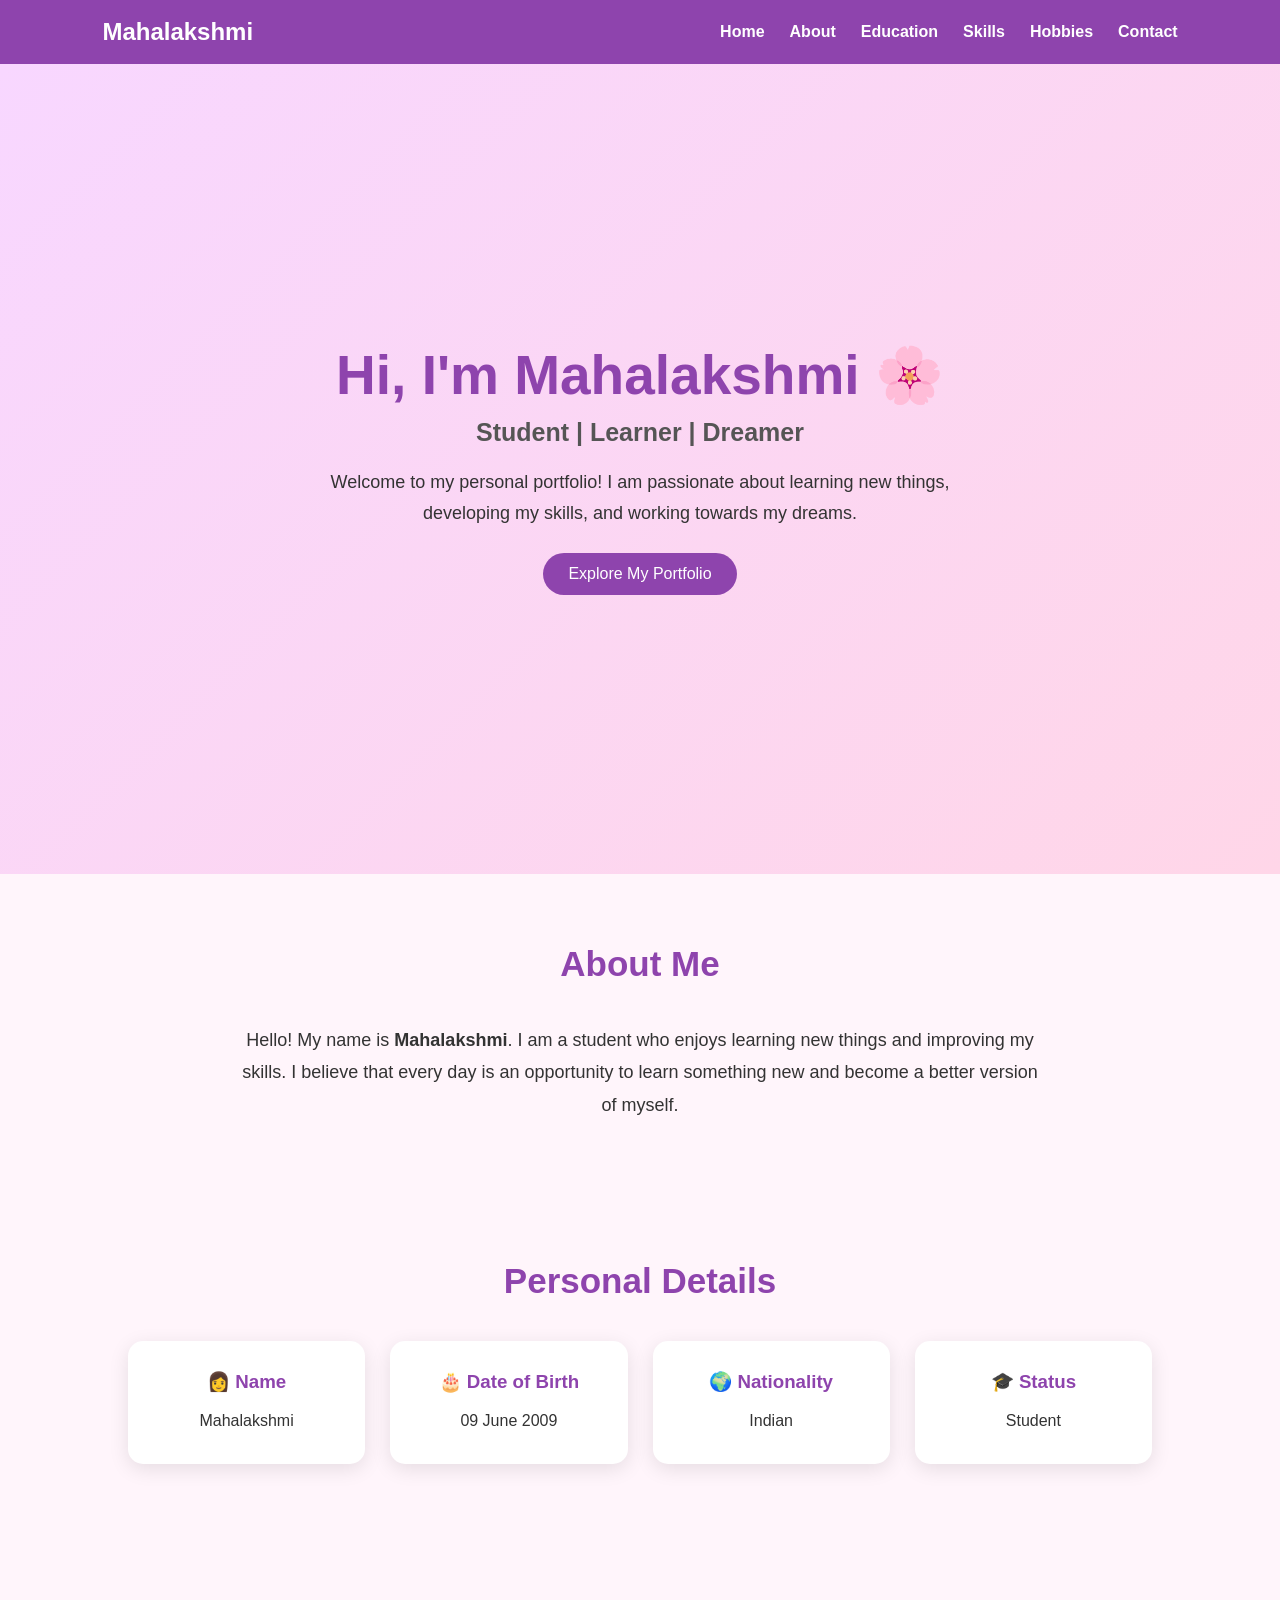
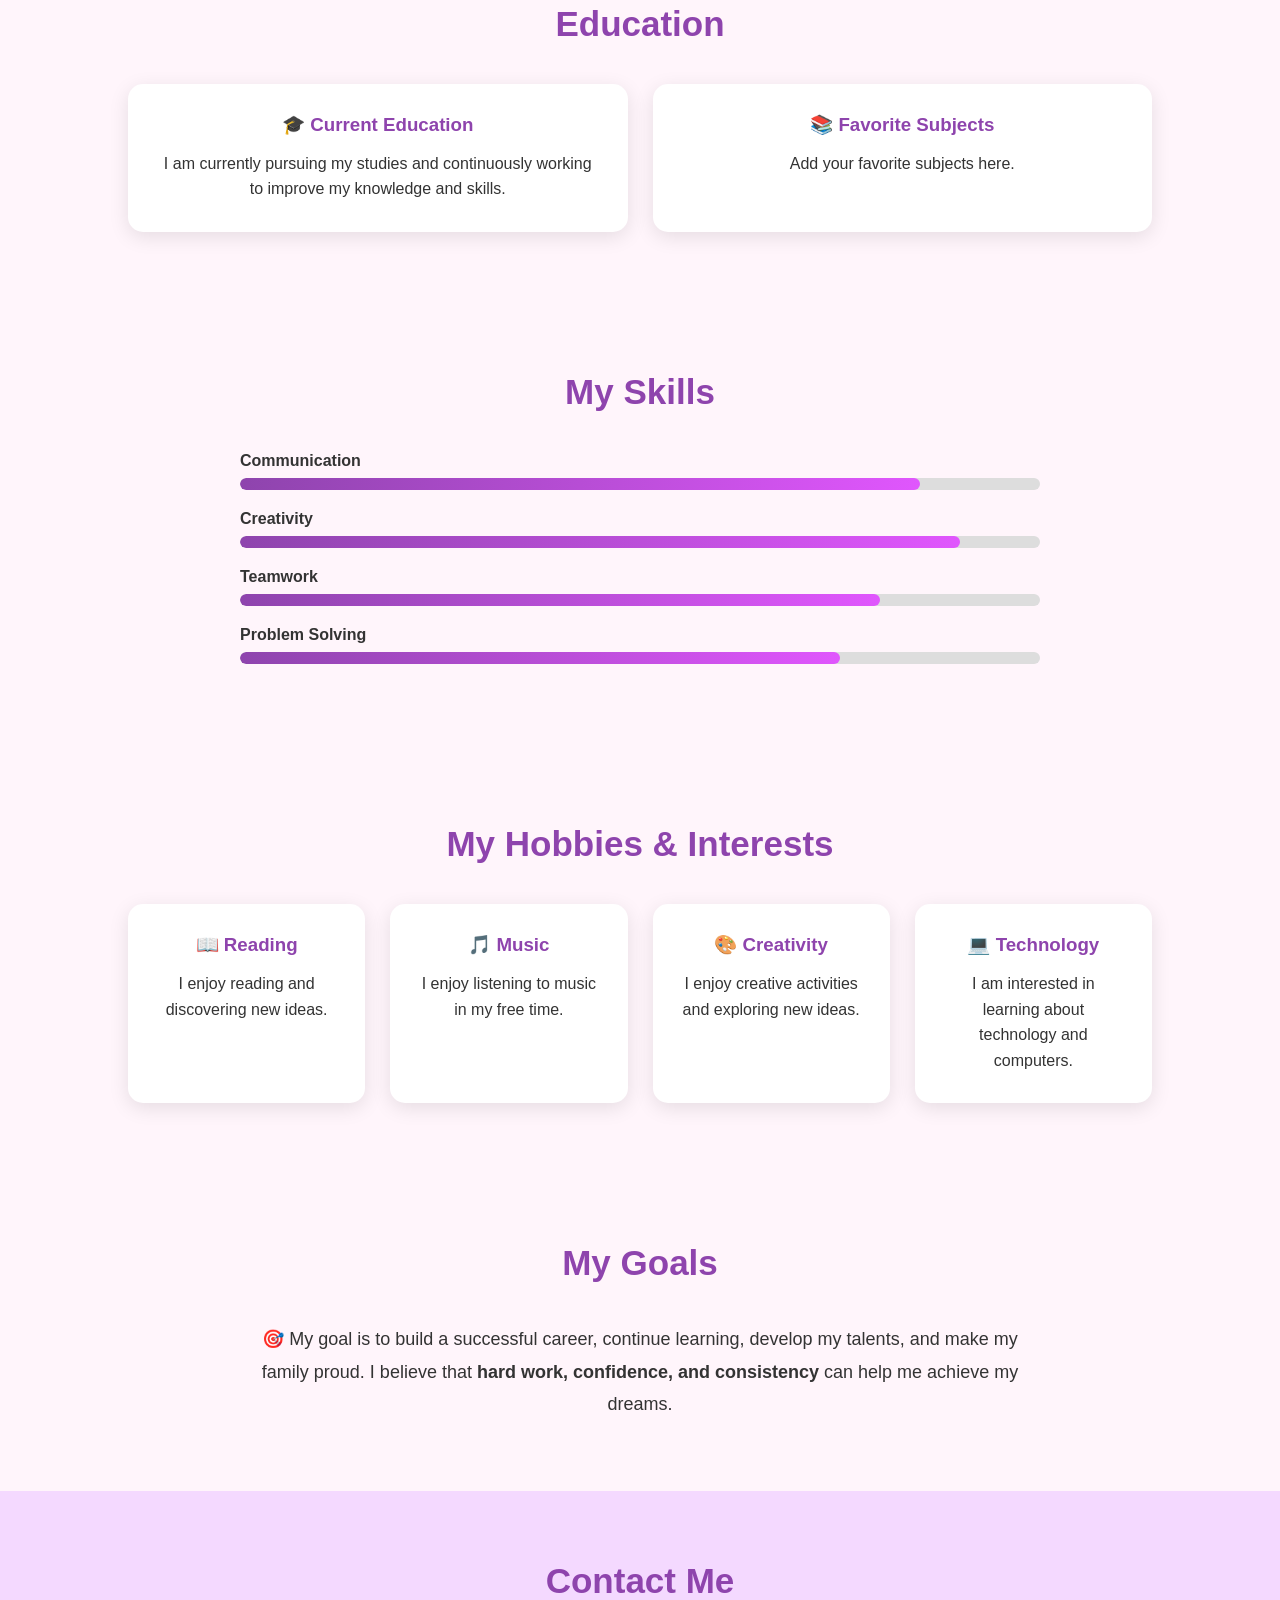
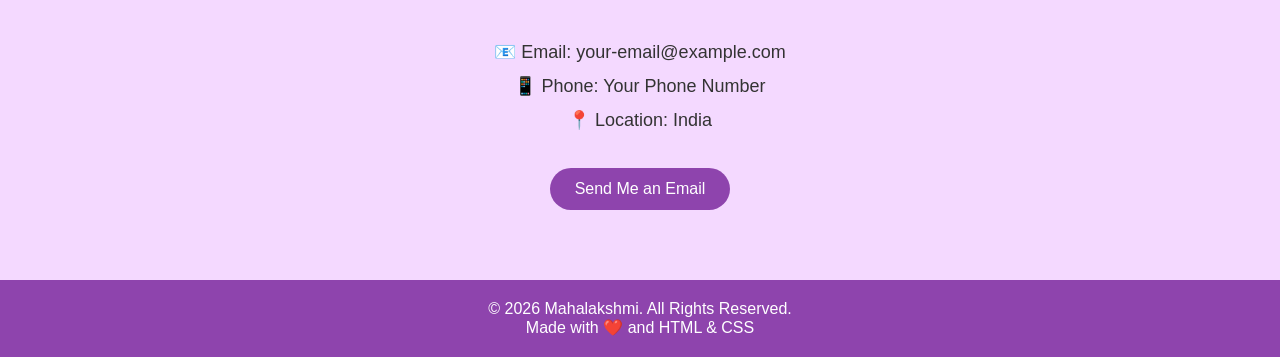
<file: index.html>
<!DOCTYPE html>
<html lang="en">
<head>
    <meta charset="UTF-8">
    <meta name="viewport" content="width=device-width, initial-scale=1.0">
    <title>Mahalakshmi | Portfolio</title>

    <link rel="stylesheet" href="style.css">
</head>

<body>

    <!-- Navigation -->
    <nav>
        <h2>Mahalakshmi</h2>

        <ul>
            <li><a href="#home">Home</a></li>
            <li><a href="#about">About</a></li>
            <li><a href="#education">Education</a></li>
            <li><a href="#skills">Skills</a></li>
            <li><a href="#hobbies">Hobbies</a></li>
            <li><a href="#contact">Contact</a></li>
        </ul>
    </nav>

    <!-- Home -->
    <section class="hero" id="home">
        <div>
            <h1>Hi, I'm Mahalakshmi 🌸</h1>
            <h3>Student | Learner | Dreamer</h3>

            <p>
                Welcome to my personal portfolio!
                I am passionate about learning new things,
                developing my skills, and working towards my dreams.
            </p>

            <a href="#about" class="btn">Explore My Portfolio</a>
        </div>
    </section>

    <!-- About -->
    <section id="about">
        <h2 class="section-title">About Me</h2>

        <div class="about">
            <p>
                Hello! My name is <strong>Mahalakshmi</strong>.
                I am a student who enjoys learning new things and
                improving my skills. I believe that every day is an
                opportunity to learn something new and become a better
                version of myself.
            </p>
        </div>
    </section>

    <!-- Personal Details -->
    <section>
        <h2 class="section-title">Personal Details</h2>

        <div class="cards">

            <div class="card">
                <h3>👩 Name</h3>
                <p>Mahalakshmi</p>
            </div>

            <div class="card">
                <h3>🎂 Date of Birth</h3>
                <p>09 June 2009</p>
            </div>

            <div class="card">
                <h3>🌍 Nationality</h3>
                <p>Indian</p>
            </div>

            <div class="card">
                <h3>🎓 Status</h3>
                <p>Student</p>
            </div>

        </div>
    </section>

    <!-- Education -->
    <section id="education">
        <h2 class="section-title">Education</h2>

        <div class="cards">

            <div class="card">
                <h3>🎓 Current Education</h3>
                <p>
                    I am currently pursuing my studies and
                    continuously working to improve my knowledge
                    and skills.
                </p>
            </div>

            <div class="card">
                <h3>📚 Favorite Subjects</h3>
                <p>
                    Add your favorite subjects here.
                </p>
            </div>

        </div>
    </section>

    <!-- Skills -->
    <section id="skills">
        <h2 class="section-title">My Skills</h2>

        <div class="skills">

            <div class="skill">
                <div class="skill-name">Communication</div>
                <div class="skill-bar">
                    <div class="skill-fill communication"></div>
                </div>
            </div>

            <div class="skill">
                <div class="skill-name">Creativity</div>
                <div class="skill-bar">
                    <div class="skill-fill creativity"></div>
                </div>
            </div>

            <div class="skill">
                <div class="skill-name">Teamwork</div>
                <div class="skill-bar">
                    <div class="skill-fill teamwork"></div>
                </div>
            </div>

            <div class="skill">
                <div class="skill-name">Problem Solving</div>
                <div class="skill-bar">
                    <div class="skill-fill problem-solving"></div>
                </div>
            </div>

        </div>
    </section>

    <!-- Hobbies -->
    <section id="hobbies">
        <h2 class="section-title">My Hobbies & Interests</h2>

        <div class="cards">

            <div class="card">
                <h3>📖 Reading</h3>
                <p>I enjoy reading and discovering new ideas.</p>
            </div>

            <div class="card">
                <h3>🎵 Music</h3>
                <p>I enjoy listening to music in my free time.</p>
            </div>

            <div class="card">
                <h3>🎨 Creativity</h3>
                <p>I enjoy creative activities and exploring new ideas.</p>
            </div>

            <div class="card">
                <h3>💻 Technology</h3>
                <p>I am interested in learning about technology and computers.</p>
            </div>

        </div>
    </section>

    <!-- Goals -->
    <section>
        <h2 class="section-title">My Goals</h2>

        <div class="about">
            <p>
                🎯 My goal is to build a successful career,
                continue learning, develop my talents, and
                make my family proud. I believe that
                <strong>hard work, confidence, and consistency</strong>
                can help me achieve my dreams.
            </p>
        </div>
    </section>

    <!-- Contact -->
    <section class="contact" id="contact">
        <h2 class="section-title">Contact Me</h2>

        <p>📧 Email: your-email@example.com</p>
        <p>📱 Phone: Your Phone Number</p>
        <p>📍 Location: India</p>

        <a href="mailto:your-email@example.com" class="btn">
            Send Me an Email
        </a>
    </section>

    <!-- Footer -->
    <footer>
        <p>© 2026 Mahalakshmi. All Rights Reserved.</p>
        <p>Made with ❤️ and HTML & CSS</p>
    </footer>

</body>
</html>
</file>
<file: style.css>
* {
    margin: 0;
    padding: 0;
    box-sizing: border-box;
    scroll-behavior: smooth;
    font-family: Arial, sans-serif;
}

body {
    background: #fff5fb;
    color: #333;
}

/* Navigation */
nav {
    background: #8e44ad;
    padding: 18px 8%;
    display: flex;
    justify-content: space-between;
    align-items: center;
    position: sticky;
    top: 0;
    z-index: 1000;
}

nav h2 {
    color: white;
}

nav ul {
    display: flex;
    list-style: none;
    gap: 25px;
}

nav ul li a {
    color: white;
    text-decoration: none;
    font-weight: bold;
}

nav ul li a:hover {
    color: #ffd6f6;
}

/* Hero Section */
.hero {
    min-height: 90vh;
    display: flex;
    justify-content: center;
    align-items: center;
    text-align: center;
    padding: 30px;
    background: linear-gradient(135deg, #f8d7ff, #ffd6e8);
}

.hero h1 {
    font-size: 55px;
    color: #8e44ad;
    margin-bottom: 10px;
}

.hero h3 {
    font-size: 25px;
    color: #555;
    margin-bottom: 20px;
}

.hero p {
    font-size: 18px;
    max-width: 650px;
    line-height: 1.7;
    margin: auto;
}

.btn {
    display: inline-block;
    margin-top: 25px;
    padding: 12px 25px;
    background: #8e44ad;
    color: white;
    text-decoration: none;
    border-radius: 25px;
    transition: 0.3s;
}

.btn:hover {
    background: #6c3483;
    transform: scale(1.05);
}

/* Sections */
section {
    padding: 70px 10%;
}

.section-title {
    text-align: center;
    color: #8e44ad;
    font-size: 35px;
    margin-bottom: 40px;
}

/* About */
.about {
    text-align: center;
    max-width: 800px;
    margin: auto;
    line-height: 1.8;
    font-size: 18px;
}

/* Cards */
.cards {
    display: grid;
    grid-template-columns: repeat(auto-fit, minmax(220px, 1fr));
    gap: 25px;
}

.card {
    background: white;
    padding: 30px;
    border-radius: 15px;
    text-align: center;
    box-shadow: 0 5px 20px rgba(0, 0, 0, 0.1);
    transition: 0.3s;
}

.card:hover {
    transform: translateY(-8px);
}

.card h3 {
    color: #8e44ad;
    margin-bottom: 15px;
}

.card p {
    line-height: 1.6;
}

/* Skills */
.skills {
    max-width: 800px;
    margin: auto;
}

.skill {
    margin-bottom: 20px;
}

.skill-name {
    margin-bottom: 8px;
    font-weight: bold;
}

.skill-bar {
    background: #ddd;
    height: 12px;
    border-radius: 10px;
    overflow: hidden;
}

.skill-fill {
    height: 100%;
    background: linear-gradient(90deg, #8e44ad, #e056fd);
    border-radius: 10px;
}

.communication {
    width: 85%;
}

.creativity {
    width: 90%;
}

.teamwork {
    width: 80%;
}

.problem-solving {
    width: 75%;
}

/* Contact */
.contact {
    text-align: center;
    background: #f4d9ff;
}

.contact p {
    margin: 12px;
    font-size: 18px;
}

/* Footer */
footer {
    background: #8e44ad;
    color: white;
    text-align: center;
    padding: 20px;
}

/* Mobile */
@media (max-width: 700px) {

    nav {
        flex-direction: column;
        gap: 15px;
    }

    nav ul {
        gap: 12px;
        flex-wrap: wrap;
        justify-content: center;
    }

    .hero h1 {
        font-size: 40px;
    }

    .hero h3 {
        font-size: 20px;
    }
}
</file>
